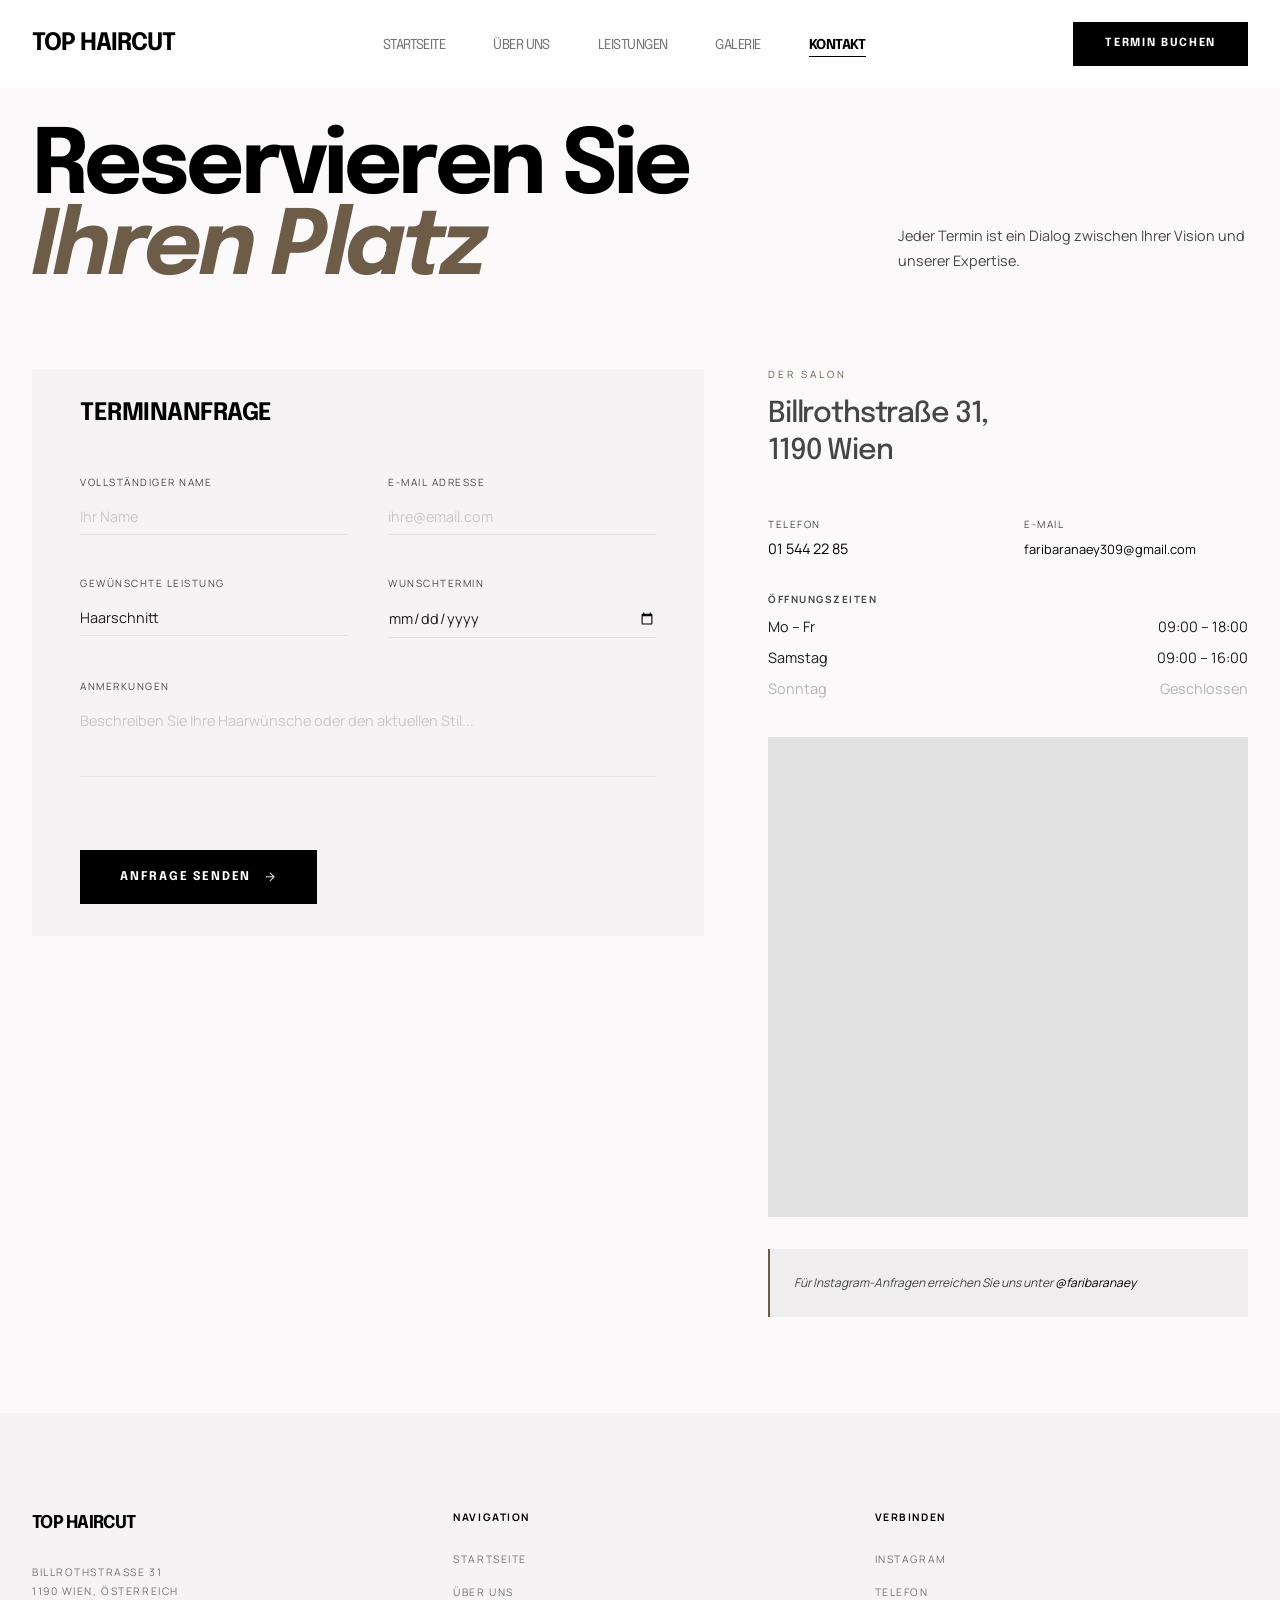
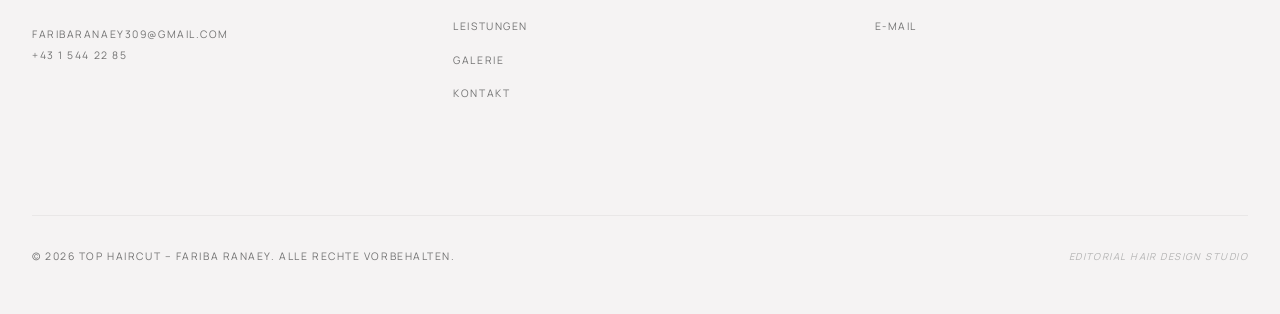
<file: contact.html>
<!DOCTYPE html>
<html lang="de">
<head>
  <meta charset="UTF-8">
  <meta name="viewport" content="width=device-width, initial-scale=1.0, viewport-fit=cover">
  <meta name="theme-color" content="#fbf9f9">
  <meta name="apple-mobile-web-app-capable" content="yes">
  <meta name="apple-mobile-web-app-status-bar-style" content="default">
  <meta name="description" content="Kontakt und Anfahrt zu Top Haircut Wien. Billrothstraße 31, 1190 Wien. Termin buchen bei Fariba Ranaey.">
  <meta property="og:title" content="Kontakt – Top Haircut | Fariba Ranaey">
  <meta property="og:description" content="Kontaktieren Sie uns oder vereinbaren Sie einen Termin. Billrothstraße 31, 1190 Wien.">
  <meta property="og:type" content="website">
  <title>Kontakt – Top Haircut | Fariba Ranaey</title>
  <link rel="preconnect" href="https://fonts.googleapis.com">
  <link rel="preconnect" href="https://fonts.gstatic.com" crossorigin>
  <link rel="stylesheet" href="css/style.css">
</head>
<body>

  <!-- Header -->
  <header class="header">
    <div class="container">
      <a href="index.html" class="logo">Top Haircut</a>
      <nav>
        <ul class="nav-list">
          <li><a href="index.html">Startseite</a></li>
          <li><a href="about.html">Über uns</a></li>
          <li><a href="services.html">Leistungen</a></li>
          <li><a href="gallery.html">Galerie</a></li>
          <li><a href="contact.html" class="active">Kontakt</a></li>
        </ul>
      </nav>
      <a href="contact.html" class="btn btn-primary">Termin buchen</a>
      <button class="hamburger" aria-label="Menü öffnen">
        <span></span>
        <span></span>
        <span></span>
      </button>
    </div>
  </header>

  <main style="padding-top: 8rem; padding-bottom: 6rem;">
    <!-- Header -->
    <section style="padding: 0 2rem; max-width: 1536px; margin: 0 auto 5rem;">
      <div style="display: flex; flex-wrap: wrap; justify-content: space-between; align-items: flex-end; gap: 2rem;" class="fade-in">
        <h1 style="font-size: clamp(3rem, 7vw, 6rem); line-height: 0.9;">Reservieren Sie<br><em style="color: var(--secondary);">Ihren Platz</em></h1>
        <p style="max-width: 350px; font-size: 0.9rem; line-height: 1.7;">Jeder Termin ist ein Dialog zwischen Ihrer Vision und unserer Expertise.</p>
      </div>
    </section>

    <div class="container">
      <div class="contact-grid">

        <!-- Left: Form -->
        <section class="contact-form fade-in">
          <h2>Terminanfrage</h2>
          <form>
            <div class="form-row">
              <div class="form-group">
                <label for="name">Vollständiger Name</label>
                <input type="text" id="name" name="name" required placeholder="Ihr Name">
              </div>
              <div class="form-group">
                <label for="email">E-Mail Adresse</label>
                <input type="email" id="email" name="email" required placeholder="ihre@email.com">
              </div>
            </div>
            <div class="form-row">
              <div class="form-group">
                <label for="subject">Gewünschte Leistung</label>
                <select id="subject" name="subject">
                  <option>Haarschnitt</option>
                  <option>Färbung</option>
                  <option>Behandlung</option>
                  <option>Beratung</option>
                </select>
              </div>
              <div class="form-group">
                <label for="date">Wunschtermin</label>
                <input type="date" id="date" name="date">
              </div>
            </div>
            <div class="form-group">
              <label for="message">Anmerkungen</label>
              <textarea id="message" name="message" rows="3" placeholder="Beschreiben Sie Ihre Haarwünsche oder den aktuellen Stil..."></textarea>
            </div>
            <div style="padding-top: 1.5rem;">
              <button type="submit" class="btn btn-primary" style="display: inline-flex; align-items: center; gap: 0.75rem;">
                Anfrage senden
                <span class="material-symbols-outlined" style="font-size: 0.9rem;">arrow_forward</span>
              </button>
            </div>
          </form>
        </section>

        <!-- Right: Details -->
        <aside class="contact-sidebar fade-in">
          <div>
            <h3>Der Salon</h3>
            <p class="studio-address">Billrothstraße 31,<br>1190 Wien</p>
          </div>

          <div class="contact-detail-grid">
            <div>
              <h4>Telefon</h4>
              <p><a href="tel:+4315442285">01 544 22 85</a></p>
            </div>
            <div>
              <h4>E-Mail</h4>
              <p><a href="mailto:faribaranaey309@gmail.com" style="font-size: 0.8rem;">faribaranaey309@gmail.com</a></p>
            </div>
          </div>

          <div>
            <h4 style="font-family: var(--font-label); font-size: 0.625rem; letter-spacing: 0.15em; text-transform: uppercase; color: var(--on-surface-variant); margin-bottom: 0.5rem;">Öffnungszeiten</h4>
            <ul class="hours-list">
              <li><span>Mo – Fr</span> <span>09:00 – 18:00</span></li>
              <li><span>Samstag</span> <span>09:00 – 16:00</span></li>
              <li class="closed"><span>Sonntag</span> <span>Geschlossen</span></li>
            </ul>
          </div>

          <!-- Map -->
          <div class="map-container">
            <iframe
              src="https://www.google.com/maps/embed?pb=!1m18!1m12!1m3!1d2659.8!2d16.355!3d48.186!2m3!1f0!2f0!3f0!3m2!1i1024!2i768!4f13.1!3m3!1m2!1s0x0%3A0x0!2sBillrothstraße+31%2C+1190+Wien!5e0!3m2!1sde!2sat!4v1"
              allowfullscreen=""
              loading="lazy"
              referrerpolicy="no-referrer-when-downgrade"
              title="Standort Top Haircut auf Google Maps">
            </iframe>
          </div>

          <!-- Note -->
          <div class="contact-note">
            <p>Für Instagram-Anfragen erreichen Sie uns unter <a href="https://www.instagram.com/faribaranaey/" target="_blank" rel="noopener">@faribaranaey</a></p>
          </div>
        </aside>

      </div>
    </div>
  </main>

  <!-- Footer -->
  <footer class="footer">
    <div class="container">
      <div class="footer-grid">
        <div class="footer-brand">
          <span class="logo">Top Haircut</span>
          <p>Billrothstraße 31<br>1190 Wien, Österreich</p>
          <div class="footer-contact-info">
            faribaranaey309@gmail.com<br>
            +43 1 544 22 85
          </div>
        </div>
        <div>
          <span class="footer-col-title">Navigation</span>
          <div class="footer-links">
            <a href="index.html">Startseite</a>
            <a href="about.html">Über uns</a>
            <a href="services.html">Leistungen</a>
            <a href="gallery.html">Galerie</a>
            <a href="contact.html">Kontakt</a>
          </div>
        </div>
        <div>
          <span class="footer-col-title">Verbinden</span>
          <div class="footer-links">
            <a href="https://www.instagram.com/faribaranaey/" target="_blank" rel="noopener">Instagram</a>
            <a href="tel:+4315442285">Telefon</a>
            <a href="mailto:faribaranaey309@gmail.com">E-Mail</a>
          </div>
        </div>
      </div>
      <div class="footer-bottom">
        <p>&copy; 2026 Top Haircut – Fariba Ranaey. Alle Rechte vorbehalten.</p>
        <span class="tagline">Editorial Hair Design Studio</span>
      </div>
    </div>
  </footer>

  <script src="js/main.js"></script>
</body>
</html>
</file>
<file: css/style.css>
/* ============================================
   Top Haircut – Fariba Ranaey
   Editorial Light Design System
   ============================================ */

@import url('https://fonts.googleapis.com/css2?family=Epilogue:ital,wght@0,100..900;1,100..900&family=Manrope:wght@200..800&display=swap');
@import url('https://fonts.googleapis.com/css2?family=Material+Symbols+Outlined:wght,FILL@100..700,0..1&display=swap');

/* --- Reset --- */
*, *::before, *::after {
  margin: 0;
  padding: 0;
  box-sizing: border-box;
  -webkit-tap-highlight-color: transparent;
}

:root {
  /* Surfaces */
  --surface: #fbf9f9;
  --surface-dim: #dbdad9;
  --surface-bright: #fbf9f9;
  --surface-container-lowest: #ffffff;
  --surface-container-low: #f5f3f3;
  --surface-container: #efeded;
  --surface-container-high: #e9e8e7;
  --surface-container-highest: #e3e2e2;
  --surface-variant: #e3e2e2;
  --background: #fbf9f9;

  /* Primary */
  --primary: #000000;
  --primary-container: #1c1b1b;
  --primary-fixed: #e5e2e1;
  --on-primary: #ffffff;
  --on-primary-container: #858383;

  /* Secondary */
  --secondary: #6c5c48;
  --secondary-container: #f3dcc3;
  --on-secondary: #ffffff;
  --on-secondary-container: #70604c;

  /* On-Surface */
  --on-surface: #1b1c1c;
  --on-surface-variant: #444748;
  --on-background: #1b1c1c;

  /* Outline */
  --outline: #747878;
  --outline-variant: #c4c7c7;

  /* Error */
  --error: #ba1a1a;

  /* Typography */
  --font-headline: 'Epilogue', sans-serif;
  --font-body: 'Manrope', sans-serif;
  --font-label: 'Manrope', sans-serif;

  /* Spacing */
  --space-xs: 0.5rem;
  --space-sm: 1rem;
  --space-md: 2rem;
  --space-lg: 3rem;
  --space-xl: 5rem;

  /* Layout */
  --max-width: 1536px;
  --header-height: 88px;
  --radius: 0.25rem;
  --radius-lg: 0.5rem;
  --radius-full: 0.75rem;
  --transition: 0.3s ease;
}

html {
  scroll-behavior: smooth;
  font-size: 16px;
  -webkit-text-size-adjust: 100%;
  text-size-adjust: 100%;
}

body {
  font-family: var(--font-body);
  color: var(--on-surface);
  background: var(--background);
  line-height: 1.7;
  -webkit-font-smoothing: antialiased;
  overflow-x: hidden;
  padding-top: env(safe-area-inset-top);
  padding-right: env(safe-area-inset-right);
  padding-bottom: env(safe-area-inset-bottom);
  padding-left: env(safe-area-inset-left);
  overscroll-behavior-y: none;
}

::selection {
  background: rgba(108, 92, 72, 0.2);
}

img {
  max-width: 100%;
  height: auto;
  display: block;
}

a {
  color: var(--primary);
  text-decoration: none;
  transition: color var(--transition);
}

a:hover {
  color: var(--secondary);
}

ul {
  list-style: none;
}

.material-symbols-outlined {
  font-variation-settings: 'FILL' 0, 'wght' 300, 'GRAD' 0, 'opsz' 24;
}

/* --- Typography --- */
h1, h2, h3, h4 {
  font-family: var(--font-headline);
  font-weight: 700;
  line-height: 1.05;
  color: var(--primary);
  letter-spacing: -0.04em;
}

h1 { font-size: clamp(3rem, 8vw, 7rem); }
h2 { font-size: clamp(2rem, 5vw, 4rem); }
h3 { font-size: 1.5rem; }
h4 { font-size: 1.2rem; }

p {
  color: var(--on-surface-variant);
  margin-bottom: var(--space-sm);
}

.text-editorial-outline {
  -webkit-text-stroke: 1px #000000;
  color: transparent;
}

/* --- Layout --- */
.container {
  max-width: var(--max-width);
  margin: 0 auto;
  padding: 0 2rem;
}

.section {
  padding: 8rem 0;
}

.section-bg {
  background: var(--surface-container-low);
}

/* Label style */
.label {
  font-family: var(--font-label);
  font-size: 0.625rem;
  text-transform: uppercase;
  letter-spacing: 0.2em;
  color: var(--on-surface-variant);
}

.label-secondary {
  color: var(--secondary);
}

/* --- Buttons --- */
.btn {
  display: inline-block;
  padding: 1.25rem 2.5rem;
  font-family: var(--font-headline);
  font-size: 0.75rem;
  font-weight: 700;
  cursor: pointer;
  transition: all var(--transition);
  border: none;
  text-align: center;
  text-transform: uppercase;
  letter-spacing: 0.15em;
}

.btn-primary {
  background: var(--primary);
  color: var(--on-primary);
}

.btn-primary:hover {
  opacity: 0.9;
  color: var(--on-primary);
}

.btn-outline {
  background: transparent;
  color: var(--primary);
  border-bottom: 1px solid rgba(0, 0, 0, 0.1);
  padding: 0.5rem 0;
}

.btn-outline:hover {
  border-bottom-color: var(--primary);
  color: var(--primary);
}

.btn-inverted {
  background: var(--on-primary);
  color: var(--primary);
}

.btn-inverted:hover {
  background: var(--surface-container-highest);
  color: var(--primary);
}

/* Arrow link */
.arrow-link {
  display: inline-flex;
  align-items: center;
  gap: 0.5rem;
  font-family: var(--font-label);
  font-size: 0.75rem;
  text-transform: uppercase;
  letter-spacing: 0.15em;
  color: var(--primary);
  font-weight: 600;
}

.arrow-link:hover {
  color: var(--primary);
}

.arrow-link:hover .material-symbols-outlined {
  transform: translateX(4px);
}

.arrow-link .material-symbols-outlined {
  transition: transform var(--transition);
  font-size: 1rem;
}

/* ============================================
   HEADER & NAVIGATION
   ============================================ */
.header {
  position: fixed;
  top: 0;
  left: 0;
  width: 100%;
  height: var(--header-height);
  background: rgba(255, 255, 255, 0.8);
  backdrop-filter: blur(24px);
  -webkit-backdrop-filter: blur(24px);
  z-index: 1000;
}

.header .container {
  display: flex;
  align-items: center;
  justify-content: space-between;
  height: 100%;
}

.logo {
  font-family: var(--font-headline);
  font-size: 1.5rem;
  font-weight: 700;
  color: var(--primary);
  letter-spacing: -0.04em;
  text-transform: uppercase;
}

.logo:hover {
  color: var(--primary);
}

.nav-list {
  display: flex;
  align-items: center;
  gap: 3rem;
}

.nav-list a {
  color: rgb(115, 115, 115);
  font-family: var(--font-headline);
  font-weight: 400;
  font-size: 0.85rem;
  text-transform: uppercase;
  letter-spacing: -0.04em;
  transition: color var(--transition);
}

.nav-list a:hover {
  color: var(--primary);
}

.nav-list a.active {
  color: var(--primary);
  font-weight: 700;
  border-bottom: 1px solid var(--primary);
  padding-bottom: 4px;
}

.header .btn {
  padding: 0.75rem 2rem;
  font-size: 0.7rem;
}

/* Hamburger */
.hamburger {
  display: none;
  flex-direction: column;
  gap: 5px;
  cursor: pointer;
  padding: 5px;
  background: none;
  border: none;
}

.hamburger span {
  display: block;
  width: 25px;
  height: 1.5px;
  background: var(--primary);
  transition: all var(--transition);
}

.hamburger.active span:nth-child(1) {
  transform: rotate(45deg) translate(5px, 5px);
}

.hamburger.active span:nth-child(2) {
  opacity: 0;
}

.hamburger.active span:nth-child(3) {
  transform: rotate(-45deg) translate(5px, -5px);
}

/* ============================================
   HERO
   ============================================ */
.hero {
  position: relative;
  min-height: 100vh;
  display: flex;
  align-items: flex-end;
  padding-top: var(--header-height);
  padding-bottom: 6rem;
  overflow: hidden;
  background: var(--background);
}

.hero-bg {
  position: absolute;
  inset: 0;
  z-index: 0;
}

.hero-bg img {
  width: 100%;
  height: 100%;
  object-fit: cover;
  object-position: 60% top;
}

.hero-bg::after {
  content: '';
  position: absolute;
  inset: 0;
  background: linear-gradient(to top, var(--background), transparent, transparent);
  opacity: 0.6;
}

.hero-content {
  position: relative;
  z-index: 1;
  max-width: 800px;
}

.hero h1 {
  font-size: clamp(2rem, 8vw, 6rem);
  line-height: 1;
  margin-bottom: 2rem;
  font-style: italic;
  opacity: 0;
  transform: translateY(30px);
  animation: fadeInUp 0.8s ease forwards;
}

.hero-text {
  font-size: 1.15rem;
  color: var(--on-surface);
  max-width: 500px;
  line-height: 1.7;
  margin-bottom: var(--space-md);
  opacity: 0;
  transform: translateY(30px);
  animation: fadeInUp 0.8s ease 0.2s forwards;
}

.hero-buttons {
  display: flex;
  gap: var(--space-sm);
  flex-wrap: wrap;
  opacity: 0;
  transform: translateY(30px);
  animation: fadeInUp 0.8s ease 0.4s forwards;
}

@keyframes fadeInUp {
  to {
    opacity: 1;
    transform: translateY(0);
  }
}

/* ============================================
   PHILOSOPHY SECTION
   ============================================ */
.philosophy-grid {
  display: grid;
  grid-template-columns: 5fr 6fr;
  gap: 4rem;
  align-items: center;
}

.philosophy-images {
  position: relative;
}

.philosophy-images .main-img {
  aspect-ratio: 4/5;
  overflow: hidden;
  background: var(--surface-variant);
}

.philosophy-images .main-img img {
  width: 100%;
  height: 100%;
  object-fit: cover;
  filter: grayscale(100%);
}

.philosophy-images .secondary-img {
  position: absolute;
  bottom: -2rem;
  right: -2rem;
  width: 50%;
  aspect-ratio: 1;
  background: var(--surface);
  border: 8px solid var(--surface-container-low);
  overflow: hidden;
}

.philosophy-images .secondary-img img {
  width: 100%;
  height: 100%;
  object-fit: cover;
}

.philosophy-text h2 {
  font-size: clamp(2rem, 4vw, 3.5rem);
  margin-bottom: 3rem;
}

.philosophy-text p {
  font-size: 1.1rem;
  line-height: 1.8;
  margin-bottom: 1.5rem;
}

/* ============================================
   SERVICES CARDS (Index)
   ============================================ */
.services-showcase {
  display: grid;
  grid-template-columns: repeat(3, 1fr);
  gap: 2.5rem;
}

.service-showcase-card {
  display: flex;
  flex-direction: column;
  gap: 1.5rem;
}

.service-showcase-card:nth-child(2) {
  margin-top: 6rem;
}

.service-showcase-card .card-img {
  aspect-ratio: 3/4;
  overflow: hidden;
  background: var(--surface-container-high);
}

.service-showcase-card .card-img img {
  width: 100%;
  height: 100%;
  object-fit: cover;
  transition: transform 0.7s ease;
}

.service-showcase-card:hover .card-img img {
  transform: scale(1.05);
}

.service-showcase-card h3 {
  font-size: 1.5rem;
  margin-bottom: 0.5rem;
}

.service-showcase-card p {
  font-size: 0.85rem;
  margin-bottom: 0.5rem;
}

.service-showcase-card .service-meta {
  font-family: var(--font-label);
  font-size: 0.7rem;
  letter-spacing: 0.15em;
  color: var(--secondary);
  text-transform: uppercase;
}

/* ============================================
   CTA SECTION
   ============================================ */
.cta-section {
  background: var(--primary);
  color: var(--on-primary);
  padding: 6rem 0;
  overflow: hidden;
  position: relative;
}

.cta-section h2 {
  color: var(--on-primary);
  font-size: clamp(2rem, 5vw, 4rem);
  font-style: italic;
  line-height: 1.1;
}

.cta-inner {
  display: flex;
  flex-direction: row;
  align-items: center;
  justify-content: space-between;
  gap: 3rem;
}

.cta-right {
  display: flex;
  flex-direction: column;
  align-items: flex-end;
  gap: 1rem;
}

.cta-right .label {
  color: rgba(255, 255, 255, 0.6);
}

.cta-watermark {
  position: absolute;
  bottom: -0.5em;
  right: -0.5em;
  font-family: var(--font-headline);
  font-size: 15vw;
  font-weight: 700;
  opacity: 0.05;
  white-space: nowrap;
  pointer-events: none;
  user-select: none;
}

/* ============================================
   TESTIMONIALS
   ============================================ */
.testimonials-grid {
  display: grid;
  grid-template-columns: repeat(auto-fit, minmax(300px, 1fr));
  gap: 2rem;
}

.testimonial-card {
  padding: 2.5rem;
  border-left: 2px solid var(--secondary);
}

.testimonial-card .stars {
  color: var(--secondary);
  font-size: 0.8rem;
  margin-bottom: var(--space-sm);
  letter-spacing: 0.1em;
}

.testimonial-card blockquote {
  font-style: italic;
  color: var(--on-surface-variant);
  margin-bottom: var(--space-sm);
  line-height: 1.8;
  font-size: 0.95rem;
}

.testimonial-card .author {
  font-family: var(--font-label);
  font-weight: 600;
  font-size: 0.7rem;
  color: var(--primary);
  text-transform: uppercase;
  letter-spacing: 0.1em;
}

/* ============================================
   PAGE HERO (Subpages)
   ============================================ */
.page-hero {
  padding-top: calc(var(--header-height) + 6rem);
  padding-bottom: 4rem;
  background: var(--background);
}

.page-hero .label {
  margin-bottom: 1rem;
  display: block;
}

.page-hero h1 {
  font-style: italic;
  margin-bottom: 1rem;
}

.page-hero .page-subtitle {
  color: var(--on-surface-variant);
  font-size: 0.625rem;
  text-transform: uppercase;
  letter-spacing: 0.2em;
  max-width: 500px;
}

/* ============================================
   ABOUT PAGE
   ============================================ */
.about-hero-grid {
  display: grid;
  grid-template-columns: 7fr 5fr;
  gap: 2rem;
  align-items: flex-end;
  margin-bottom: 10rem;
}

.about-hero-grid h1 {
  line-height: 0.9;
  margin-bottom: 3rem;
}

.about-hero-grid .about-hero-img {
  aspect-ratio: 3/4;
  overflow: hidden;
  background: var(--surface-container);
}

.about-hero-grid .about-hero-img img {
  width: 100%;
  height: 100%;
  object-fit: cover;
  filter: grayscale(100%);
}

.about-story {
  display: grid;
  grid-template-columns: 1fr 1fr;
  gap: 6rem;
  align-items: center;
}

.about-story .story-img {
  aspect-ratio: 1;
  overflow: hidden;
  background: var(--surface-container-highest);
}

.about-story .story-img img {
  width: 100%;
  height: 100%;
  object-fit: cover;
}

.about-story h2 {
  text-transform: uppercase;
  margin-bottom: 2rem;
}

.about-story p {
  line-height: 2;
  margin-bottom: 1.5rem;
}

/* Team section */
.team-grid {
  display: grid;
  grid-template-columns: repeat(3, 1fr);
  gap: 3rem;
}

.team-card {
  cursor: pointer;
}

.team-card:nth-child(2) {
  margin-top: 6rem;
}

.team-card .team-img {
  aspect-ratio: 4/5;
  overflow: hidden;
  background: var(--surface-container-low);
  margin-bottom: 1.5rem;
  transition: transform 0.5s ease;
}

.team-card:hover .team-img {
  transform: scale(1.02);
}

.team-card .team-img img {
  width: 100%;
  height: 100%;
  object-fit: cover;
  filter: grayscale(100%);
}

.team-card h3 {
  font-size: 1.2rem;
  text-transform: uppercase;
  margin-bottom: 0.25rem;
}

.team-card .team-role {
  font-family: var(--font-label);
  font-size: 0.65rem;
  text-transform: uppercase;
  letter-spacing: 0.15em;
  color: var(--secondary);
  margin-bottom: 0.75rem;
}

.team-card p {
  font-size: 0.85rem;
  line-height: 1.7;
}

/* Expertise section (dark) */
.expertise-section {
  background: var(--primary);
  color: var(--on-primary);
  padding: 10rem 0;
}

.expertise-grid {
  display: grid;
  grid-template-columns: 4fr 8fr;
  gap: 3rem;
}

.expertise-grid h2 {
  color: var(--on-primary);
  font-size: clamp(2.5rem, 4vw, 3.5rem);
  line-height: 1;
}

.expertise-items {
  display: grid;
  grid-template-columns: 1fr 1fr;
  gap: 3rem 4rem;
}

.expertise-items h4 {
  color: var(--on-primary);
  font-size: 1.1rem;
  margin-bottom: 1rem;
  letter-spacing: -0.02em;
}

.expertise-items p {
  color: var(--on-primary-container);
  line-height: 1.7;
  font-size: 0.9rem;
}

/* ============================================
   SERVICES / PREISE
   ============================================ */

/* Services page layout */
.services-main {
  padding-top: 12rem;
  padding-bottom: 6rem;
}

.services-hero {
  margin-bottom: 8rem;
  text-align: center;
}

.services-hero h1 {
  font-style: italic;
  margin-bottom: 0;
}

.services-hero-sub {
  max-width: 500px;
  margin: 0 auto;
}

.hero-rule {
  width: 60px;
  border: none;
  border-top: 1px solid var(--secondary);
  margin: 2rem auto;
}

.services-nav {
  display: flex;
  justify-content: center;
  gap: 3rem;
  margin-top: 2.5rem;
}

.services-nav a {
  font-family: var(--font-label);
  font-size: 0.625rem;
  text-transform: uppercase;
  letter-spacing: 0.2em;
  color: var(--on-surface-variant);
  text-decoration: none;
  padding-bottom: 0.5rem;
  border-bottom: 1px solid transparent;
  transition: all var(--transition);
}

.services-nav a:hover {
  color: var(--primary);
  border-bottom-color: var(--primary);
}

.services-content {
  max-width: 1400px;
  margin: 0 auto;
  padding: 0 2rem;
}

/* Service section layout */
.service-section {
  display: grid;
  grid-template-columns: 4fr 7fr;
  gap: 3rem;
  align-items: flex-start;
  margin-bottom: 5rem;
}

.service-section.reversed {
  grid-template-columns: 7fr 4fr;
  margin-top: 5rem;
}

.service-section.reversed .service-sidebar {
  order: 2;
}

.service-section.reversed .service-items {
  order: 1;
}

.service-sidebar {
  position: sticky;
  top: 8rem;
}

.service-sidebar .label {
  margin-bottom: 1rem;
  display: block;
}

.service-sidebar h2 {
  font-family: var(--font-headline);
  font-size: 2.5rem;
  font-style: normal;
  margin-bottom: 2rem;
  position: relative;
}

.service-sidebar h2::before {
  content: attr(data-num);
  position: absolute;
  top: -2.5rem;
  left: -0.5rem;
  font-family: var(--font-headline);
  font-size: 8rem;
  font-weight: 700;
  color: var(--surface-container-high);
  line-height: 1;
  z-index: -1;
  pointer-events: none;
}

.service-sidebar .sidebar-img {
  width: 100%;
  aspect-ratio: 3/4;
  overflow: hidden;
  background: var(--surface-variant);
}

.service-sidebar .sidebar-img img {
  width: 100%;
  height: 100%;
  object-fit: cover;
  filter: grayscale(100%) opacity(0.9);
  transition: transform 0.7s ease;
}

@media (hover: hover) {
  .service-sidebar .sidebar-img:hover img {
    transform: scale(1.05);
  }
}

/* Price table */
.price-table {
  margin-bottom: 2rem;
}

.price-row {
  display: flex;
  justify-content: space-between;
  align-items: baseline;
  padding: 1.5rem 1rem;
  border-bottom: 1px solid rgba(196, 199, 199, 0.15);
  transition: background var(--transition);
}

.price-row:last-child {
  border-bottom: none;
}

@media (hover: hover) {
  .price-row:hover {
    background: var(--surface-container-low);
  }
}

.price-row .service-info {
  flex: 0 1 auto;
}

.price-row::after {
  content: '';
  flex: 1;
  border-bottom: 1px dotted rgba(196, 199, 199, 0.4);
  margin: 0 1.5rem;
  align-self: baseline;
  min-width: 2rem;
}

.price-row .service-name {
  font-family: var(--font-body);
  font-weight: 600;
  font-size: 1rem;
  text-transform: uppercase;
  letter-spacing: 0.1em;
  margin-bottom: 0.25rem;
}

.price-row .service-desc {
  font-family: var(--font-body);
  font-size: 0.85rem;
  color: var(--on-surface-variant);
  font-style: italic;
}

.price-row .price {
  font-family: var(--font-headline);
  font-style: italic;
  font-size: 1.4rem;
  color: var(--primary);
  white-space: nowrap;
  flex-shrink: 0;
}

.price-prefix {
  font-family: var(--font-label);
  font-size: 0.6rem;
  font-style: normal;
  text-transform: uppercase;
  letter-spacing: 0.1em;
  margin-right: 0.35rem;
  color: var(--on-surface-variant);
}

.price-currency {
  font-size: 0.85rem;
  opacity: 0.6;
}

/* Trending / Popular chip + row accent */
.trending-chip {
  display: inline-block;
  background: var(--secondary-container);
  color: var(--on-secondary-container);
  font-family: var(--font-label);
  font-size: 0.55rem;
  padding: 0.2rem 0.6rem;
  text-transform: uppercase;
  letter-spacing: 0.08em;
  margin-left: 0.75rem;
  vertical-align: middle;
  font-style: normal;
}

.price-row:has(.trending-chip) {
  border-left: 2px solid var(--secondary);
  padding-left: calc(1rem - 2px);
}

/* Stagger animation for price rows */
.price-row {
  opacity: 0;
  transform: translateY(15px);
}

.fade-in.visible .price-row {
  opacity: 1;
  transform: translateY(0);
  transition: opacity 0.4s ease, transform 0.4s ease, background var(--transition);
}

.fade-in.visible .price-row:nth-child(1) { transition-delay: 0.05s; }
.fade-in.visible .price-row:nth-child(2) { transition-delay: 0.10s; }
.fade-in.visible .price-row:nth-child(3) { transition-delay: 0.15s; }
.fade-in.visible .price-row:nth-child(4) { transition-delay: 0.20s; }
.fade-in.visible .price-row:nth-child(5) { transition-delay: 0.25s; }
.fade-in.visible .price-row:nth-child(6) { transition-delay: 0.30s; }
.fade-in.visible .price-row:nth-child(7) { transition-delay: 0.35s; }

.price-note {
  text-align: center;
  margin-top: var(--space-md);
  color: var(--on-surface-variant);
  font-family: var(--font-label);
  font-size: 0.625rem;
  text-transform: uppercase;
  letter-spacing: 0.15em;
}

/* Treatments section */
.treatments-section {
  max-width: 900px;
  margin: 10rem auto;
  text-align: center;
}

.treatments-header {
  margin-bottom: 4rem;
}

.treatments-header h2 {
  font-family: var(--font-headline);
  font-size: 3rem;
  margin-top: 1rem;
}

.treatments-intro {
  font-style: italic;
  color: var(--on-surface-variant);
  max-width: 600px;
  margin: 1.5rem auto 0;
  font-size: 0.95rem;
  line-height: 1.6;
}

.treatments-grid {
  display: grid;
  grid-template-columns: 1fr 1fr;
  gap: 1px;
  background: rgba(196, 199, 199, 0.2);
  border: 1px solid rgba(196, 199, 199, 0.2);
}

.treatment-card {
  background: var(--background);
  padding: 3rem 2.5rem;
  text-align: left;
  transition: background var(--transition);
}

@media (hover: hover) {
  .treatment-card:hover {
    background: var(--surface-container-low);
  }
}

.treatment-name {
  font-family: var(--font-body);
  font-weight: 600;
  font-size: 0.85rem;
  text-transform: uppercase;
  letter-spacing: 0.15em;
  margin: 0 0 0.75rem;
}

.treatment-desc {
  font-style: italic;
  font-size: 0.9rem;
  margin: 0 0 1.5rem;
  color: var(--on-surface-variant);
}

.treatment-price {
  font-family: var(--font-headline);
  font-style: italic;
  font-size: 1.4rem;
}

/* Stagger animation for treatment cards */
.treatment-card {
  opacity: 0;
  transform: translateY(15px);
}

.fade-in.visible .treatment-card {
  opacity: 1;
  transform: translateY(0);
  transition: opacity 0.4s ease, transform 0.4s ease, background var(--transition);
}

.fade-in.visible .treatment-card:nth-child(1) { transition-delay: 0.05s; }
.fade-in.visible .treatment-card:nth-child(2) { transition-delay: 0.15s; }
.fade-in.visible .treatment-card:nth-child(3) { transition-delay: 0.25s; }
.fade-in.visible .treatment-card:nth-child(4) { transition-delay: 0.35s; }
.fade-in.visible .treatment-card:nth-child(5) { transition-delay: 0.45s; }
.fade-in.visible .treatment-card:nth-child(6) { transition-delay: 0.55s; }

/* Booking CTA divider */
.booking-divider {
  width: 1px;
  height: 8rem;
  background: var(--primary);
  margin: 0 auto 3rem;
}

/* Tonal shift image strip */
.image-strip {
  padding: 6rem 0;
  margin: 0 -2rem;
  background: var(--surface-container-low);
}

.image-strip-grid {
  display: grid;
  grid-template-columns: repeat(4, 1fr);
  gap: 1rem;
}

.image-strip-grid img {
  width: 100%;
  aspect-ratio: 16/10;
  object-fit: cover;
  filter: grayscale(100%);
  transition: filter 0.5s ease, opacity 0.5s ease;
}

.image-strip-grid img:nth-child(2),
.image-strip-grid img:nth-child(4) {
  opacity: 0.5;
}

@media (hover: hover) {
  .image-strip-grid img:hover {
    filter: grayscale(0%);
    opacity: 1 !important;
  }
}

/* ============================================
   GALLERY / JOURNAL
   ============================================ */
.gallery-filters {
  display: flex;
  flex-wrap: wrap;
  gap: 0.5rem;
  margin-bottom: var(--space-lg);
}

.editorial-grid {
  display: grid;
  grid-template-columns: repeat(12, 1fr);
  gap: 2.75rem;
}

.gallery-item {
  overflow: hidden;
  cursor: pointer;
  position: relative;
}

.gallery-item .gallery-img {
  overflow: hidden;
  background: var(--surface-variant);
}

.gallery-item .gallery-img img {
  width: 100%;
  height: 100%;
  object-fit: cover;
  transition: transform 0.7s ease;
}

.gallery-item:hover .gallery-img img {
  transform: scale(1.05);
}

.gallery-item .gallery-caption {
  margin-top: 1.5rem;
  display: flex;
  justify-content: space-between;
  align-items: baseline;
}

.gallery-item .gallery-caption h3 {
  font-family: var(--font-label);
  font-size: 0.625rem;
  letter-spacing: 0.15em;
  text-transform: uppercase;
  font-weight: 700;
}

.gallery-item .gallery-caption span {
  font-family: var(--font-label);
  font-size: 0.55rem;
  letter-spacing: 0.1em;
  text-transform: uppercase;
  color: var(--on-surface-variant);
}

.gallery-item .gallery-desc {
  margin-top: 0.5rem;
  font-family: var(--font-label);
  font-size: 0.625rem;
  letter-spacing: 0.1em;
  text-transform: uppercase;
  color: var(--on-surface-variant);
}

/* Sizes */
.gallery-item.large { grid-column: span 8; }
.gallery-item.medium { grid-column: span 4; }
.gallery-item.half { grid-column: span 7; }
.gallery-item.smaller { grid-column: span 5; }
.gallery-item.third { grid-column: span 4; }

.gallery-item.large .gallery-img { aspect-ratio: 16/9; }
.gallery-item.medium .gallery-img { aspect-ratio: 3/4; }
.gallery-item.half .gallery-img { aspect-ratio: 16/9; }
.gallery-item.smaller .gallery-img { aspect-ratio: 4/5; }
.gallery-item.third .gallery-img { aspect-ratio: 3/4; }
.gallery-item.third.offset { margin-top: 6rem; }
.gallery-item.square .gallery-img { aspect-ratio: 1; }

/* Quote block */
.editorial-quote {
  grid-column: span 4;
  display: flex;
  flex-direction: column;
  justify-content: center;
  padding: 0 2rem;
}

.editorial-quote blockquote {
  font-family: var(--font-headline);
  font-size: 1.8rem;
  font-style: italic;
  line-height: 1.3;
  color: var(--primary);
  margin-bottom: 2rem;
}

.editorial-quote .quote-author {
  font-family: var(--font-label);
  font-size: 0.625rem;
  letter-spacing: 0.2em;
  text-transform: uppercase;
  color: var(--on-surface-variant);
}

/* Editorial break */
.editorial-break {
  grid-column: span 12;
  padding: 6rem 0;
  border-top: 1px solid rgba(196, 199, 199, 0.1);
  border-bottom: 1px solid rgba(196, 199, 199, 0.1);
  display: flex;
  justify-content: space-between;
  align-items: center;
  gap: 3rem;
}

.editorial-break h2 {
  font-family: var(--font-headline);
  font-size: clamp(2.5rem, 4vw, 3.5rem);
}

.editorial-break p {
  max-width: 400px;
  font-size: 0.7rem;
  letter-spacing: 0.1em;
  text-transform: uppercase;
  line-height: 2;
}

/* Lightbox */
.lightbox {
  position: fixed;
  inset: 0;
  background: rgba(0, 0, 0, 0.95);
  z-index: 2000;
  display: none;
  align-items: center;
  justify-content: center;
  opacity: 0;
  transition: opacity var(--transition);
}

.lightbox.active {
  display: flex;
  opacity: 1;
}

.lightbox-content {
  position: relative;
  max-width: 90%;
  max-height: 90vh;
}

.lightbox-content img,
.lightbox-content .placeholder-img {
  max-width: 100%;
  max-height: 85vh;
}

.lightbox-close {
  position: absolute;
  top: -40px;
  right: 0;
  color: white;
  font-size: 2rem;
  cursor: pointer;
  background: none;
  border: none;
  padding: 5px;
}

.lightbox-nav {
  position: absolute;
  top: 50%;
  transform: translateY(-50%);
  color: white;
  font-size: 2.5rem;
  cursor: pointer;
  background: rgba(255, 255, 255, 0.1);
  border: none;
  padding: 10px 15px;
  transition: background var(--transition);
}

.lightbox-nav:hover {
  background: rgba(255, 255, 255, 0.25);
}

.lightbox-prev { left: -60px; }
.lightbox-next { right: -60px; }

/* ============================================
   CONTACT PAGE
   ============================================ */
.contact-grid {
  display: grid;
  grid-template-columns: 7fr 5fr;
  gap: 4rem;
  align-items: flex-start;
}

/* Contact Form */
.contact-form {
  background: var(--surface-container-low);
  padding: 2rem 3rem;
}

.contact-form h2 {
  font-size: 1.5rem;
  text-transform: uppercase;
  letter-spacing: -0.02em;
  margin-bottom: 3rem;
}

.form-row {
  display: grid;
  grid-template-columns: 1fr 1fr;
  gap: 2.5rem;
}

.form-group {
  margin-bottom: 2.5rem;
}

.form-group label {
  display: block;
  font-family: var(--font-label);
  font-size: 0.625rem;
  text-transform: uppercase;
  letter-spacing: 0.15em;
  color: var(--on-surface-variant);
  margin-bottom: 0.5rem;
}

.form-group input,
.form-group textarea,
.form-group select {
  width: 100%;
  padding: 0.5rem 0;
  background: transparent;
  border: none;
  border-bottom: 1px solid rgba(196, 199, 199, 0.4);
  font-family: var(--font-body);
  font-size: 0.9rem;
  color: var(--on-surface);
  transition: border-color var(--transition);
}

.form-group input:focus,
.form-group textarea:focus,
.form-group select:focus {
  outline: none;
  border-bottom-color: var(--primary);
}

.form-group input::placeholder,
.form-group textarea::placeholder {
  color: rgb(200, 200, 200);
}

.form-group textarea {
  resize: none;
  min-height: 60px;
}

.form-group select {
  appearance: none;
  cursor: pointer;
}

/* Contact sidebar */
.contact-sidebar {
  display: flex;
  flex-direction: column;
  gap: 2rem;
}

.contact-sidebar h3 {
  font-family: var(--font-label);
  font-size: 0.625rem;
  letter-spacing: 0.3em;
  text-transform: uppercase;
  color: var(--secondary);
  margin-bottom: 1rem;
  font-weight: 400;
}

.contact-sidebar .studio-address {
  font-family: var(--font-headline);
  font-size: 1.8rem;
  font-weight: 500;
  letter-spacing: -0.04em;
  line-height: 1.3;
}

.contact-detail-grid {
  display: grid;
  grid-template-columns: 1fr 1fr;
  gap: 2rem;
}

.contact-detail-grid h4 {
  font-family: var(--font-label);
  font-size: 0.625rem;
  letter-spacing: 0.15em;
  text-transform: uppercase;
  color: var(--on-surface-variant);
  font-weight: 400;
  margin-bottom: 0.5rem;
}

.contact-detail-grid p {
  font-size: 0.9rem;
  margin: 0;
}

.hours-list {
  list-style: none;
  font-size: 0.9rem;
}

.hours-list li {
  display: flex;
  justify-content: space-between;
  padding: 0.2rem 0;
}

.hours-list .closed {
  color: rgb(180, 180, 180);
}

.map-container {
  aspect-ratio: 1;
  width: 100%;
  overflow: hidden;
  background: var(--surface-container-highest);
  position: relative;
}

.map-container iframe {
  width: 100%;
  height: 100%;
  border: none;
}

.contact-note {
  background: var(--surface-container);
  padding: 1.5rem;
  border-left: 2px solid var(--secondary);
}

.contact-note p {
  font-size: 0.75rem;
  font-style: italic;
  margin: 0;
}

/* Booking Section */
.booking-section {
  text-align: center;
  padding: 10rem 0;
}

.booking-section .line-divider {
  width: 1px;
  height: 8rem;
  background: var(--primary);
  margin: 0 auto 3rem;
}

.booking-section h2 {
  font-style: italic;
  font-size: clamp(2rem, 4vw, 3rem);
  margin-bottom: 3rem;
}

/* ============================================
   FOOTER
   ============================================ */
.footer {
  background: var(--surface-container-low);
  padding: 6rem 0 3rem;
}

.footer-grid {
  display: grid;
  grid-template-columns: 1fr 1fr 1fr;
  gap: 3rem;
  margin-bottom: 6rem;
}

.footer .logo {
  font-size: 1.1rem;
  margin-bottom: 1.5rem;
  display: block;
}

.footer-brand p {
  font-family: var(--font-label);
  font-size: 0.65rem;
  text-transform: uppercase;
  letter-spacing: 0.15em;
  color: rgb(115, 115, 115);
  line-height: 1.8;
  max-width: 300px;
}

.footer-brand .footer-contact-info {
  margin-top: 1.5rem;
  font-family: var(--font-label);
  font-size: 0.65rem;
  text-transform: uppercase;
  letter-spacing: 0.15em;
  color: rgb(115, 115, 115);
  line-height: 2;
}

.footer-col-title {
  font-family: var(--font-label);
  font-size: 0.65rem;
  letter-spacing: 0.15em;
  text-transform: uppercase;
  color: var(--primary);
  font-weight: 700;
  margin-bottom: 1.5rem;
  display: block;
}

.footer-links a {
  display: block;
  font-family: var(--font-label);
  font-size: 0.65rem;
  letter-spacing: 0.15em;
  text-transform: uppercase;
  color: rgb(115, 115, 115);
  margin-bottom: 1rem;
  transition: all var(--transition);
}

.footer-links a:hover {
  text-decoration: underline;
  text-underline-offset: 4px;
  text-decoration-thickness: 1px;
  color: var(--primary);
}

.footer-bottom {
  border-top: 1px solid rgba(0, 0, 0, 0.05);
  padding-top: 2rem;
  display: flex;
  justify-content: space-between;
  align-items: center;
}

.footer-bottom p {
  font-family: var(--font-label);
  font-size: 0.65rem;
  text-transform: uppercase;
  letter-spacing: 0.15em;
  color: rgb(115, 115, 115);
  margin: 0;
}

.footer-bottom .tagline {
  font-family: var(--font-label);
  font-size: 0.6rem;
  letter-spacing: 0.15em;
  text-transform: uppercase;
  color: rgb(180, 180, 180);
  font-style: italic;
}

/* ============================================
   SCROLL ANIMATIONS
   ============================================ */
.fade-in {
  opacity: 0;
  transform: translateY(30px);
  transition: opacity 0.6s ease, transform 0.6s ease;
}

.fade-in.visible {
  opacity: 1;
  transform: translateY(0);
}

/* ============================================
   RESPONSIVE
   ============================================ */
@media (max-width: 992px) {
  .philosophy-grid {
    grid-template-columns: 1fr;
    gap: 3rem;
  }

  .philosophy-images .secondary-img {
    display: none;
  }

  .about-hero-grid {
    grid-template-columns: 1fr;
  }

  .about-story {
    grid-template-columns: 1fr;
    gap: 3rem;
  }

  .team-grid {
    grid-template-columns: 1fr 1fr;
  }

  .team-card:nth-child(2) {
    margin-top: 0;
  }

  .expertise-grid {
    grid-template-columns: 1fr;
    gap: 3rem;
  }

  .expertise-items {
    grid-template-columns: 1fr;
  }

  .services-showcase {
    grid-template-columns: 1fr 1fr;
  }

  .service-showcase-card:nth-child(2) {
    margin-top: 0;
  }

  .service-section,
  .service-section.reversed {
    grid-template-columns: 1fr;
  }

  .service-sidebar {
    position: static;
  }

  .contact-grid {
    grid-template-columns: 1fr;
  }

  .cta-inner {
    flex-direction: column;
    align-items: flex-start;
  }

  .cta-right {
    align-items: flex-start;
  }

  .editorial-grid {
    grid-template-columns: 1fr;
  }

  .gallery-item.large,
  .gallery-item.medium,
  .gallery-item.half,
  .gallery-item.smaller,
  .gallery-item.third {
    grid-column: span 1;
  }

  .gallery-item.third.offset {
    margin-top: 0;
  }

  .editorial-quote {
    grid-column: span 1;
    padding: 2rem 0;
  }

  .editorial-break {
    grid-column: span 1;
    flex-direction: column;
    text-align: center;
  }

  .image-strip-grid {
    grid-template-columns: 1fr 1fr;
  }

  .services-nav {
    gap: 2rem;
  }

  .service-sidebar h2::before {
    font-size: 6rem;
    top: -2rem;
  }

  .treatments-grid {
    grid-template-columns: 1fr 1fr;
  }

  .lightbox-prev { left: 10px; }
  .lightbox-next { right: 10px; }
}

@media (max-width: 768px) {
  :root {
    --header-height: 70px;
  }

  .nav-list {
    position: fixed;
    top: var(--header-height);
    left: 0;
    width: 100%;
    background: rgba(255, 255, 255, 0.95);
    backdrop-filter: blur(24px);
    -webkit-backdrop-filter: blur(24px);
    flex-direction: column;
    padding: var(--space-md);
    gap: var(--space-sm);
    transform: translateY(-100%);
    opacity: 0;
    pointer-events: none;
    transition: all var(--transition);
  }

  .nav-list.active {
    transform: translateY(0);
    opacity: 1;
    pointer-events: all;
  }

  .hamburger {
    display: flex;
  }

  .header .btn {
    display: none;
  }

  .section {
    padding: 4rem 0;
  }

  .services-showcase {
    grid-template-columns: 1fr;
  }

  .image-strip {
    display: none;
  }

  .team-grid {
    grid-template-columns: 1fr;
  }

  .footer-grid {
    grid-template-columns: 1fr;
    gap: 2rem;
  }

  .footer-bottom {
    flex-direction: column;
    gap: 1rem;
    text-align: center;
  }

  .form-row {
    grid-template-columns: 1fr;
  }

  .contact-detail-grid {
    grid-template-columns: 1fr;
  }

  .lightbox-nav {
    font-size: 1.5rem;
    padding: 8px 12px;
  }

  .treatments-grid {
    grid-template-columns: 1fr;
  }

  .services-nav {
    gap: 1.5rem;
  }

  .price-row {
    padding: 1.25rem 0.5rem;
  }

  .service-sidebar h2::before {
    display: none;
  }

  .services-main {
    padding-top: 8rem;
  }

  .services-hero h1 {
    font-size: 2rem;
  }

  .services-hero {
    margin-bottom: 4rem;
  }

  .services-content {
    padding: 0 1.25rem;
  }

  .service-sidebar h2 {
    font-size: 1.8rem;
  }

  .treatments-header h2 {
    font-size: 2rem;
  }
}

@media (max-width: 480px) {
  .container {
    padding: 0 1.25rem;
  }

  .hero {
    padding-bottom: 3rem;
  }

  .hero h1 {
    font-size: 2rem;
  }

  .hero-text {
    font-size: 0.95rem;
  }

  .hero-buttons {
    flex-direction: column;
    align-items: stretch;
  }

  .image-strip-grid {
    grid-template-columns: 1fr;
  }

  .services-nav {
    flex-direction: column;
    gap: 0.75rem;
    align-items: center;
  }

  .treatment-card {
    padding: 2rem 1.5rem;
  }

  .services-hero {
    margin-bottom: 5rem;
  }
}

/* ============================================
   MOBILE / TOUCH OPTIMIERUNGEN
   ============================================ */

/* Touch-Targets: Minimum 44px (Apple HIG / WCAG) */
@media (max-width: 768px) {
  .nav-list a,
  .footer-links a,
  .services-nav a,
  .btn {
    min-height: 44px;
    display: inline-flex;
    align-items: center;
  }

  .nav-list.active {
    -webkit-overflow-scrolling: touch;
  }
}

/* Input-Zoom auf iOS verhindern */
@media (max-width: 768px) {
  input, select, textarea {
    font-size: 16px;
  }
}

/* Reduced Motion: Barrierefreiheit */
@media (prefers-reduced-motion: reduce) {
  *,
  *::before,
  *::after {
    animation-duration: 0.01ms !important;
    animation-iteration-count: 1 !important;
    transition-duration: 0.01ms !important;
    scroll-behavior: auto !important;
  }
}
</file>
